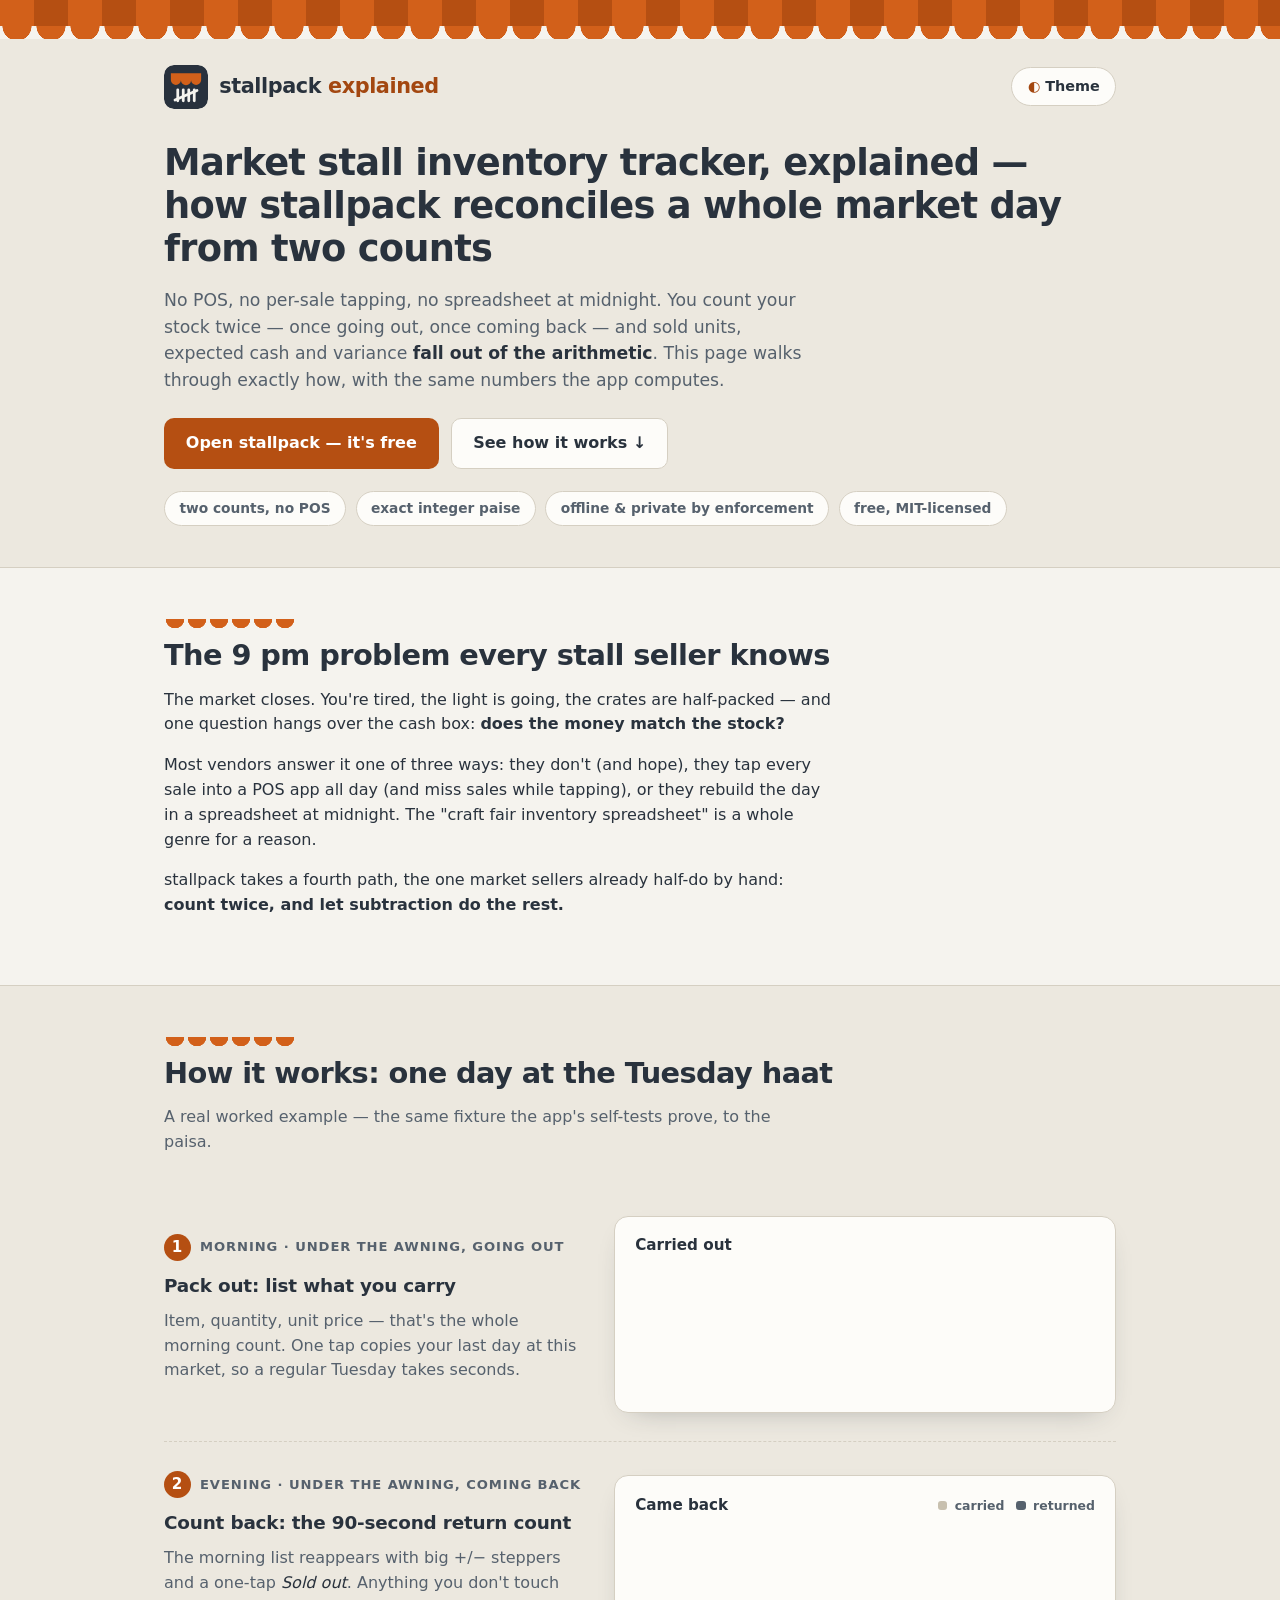
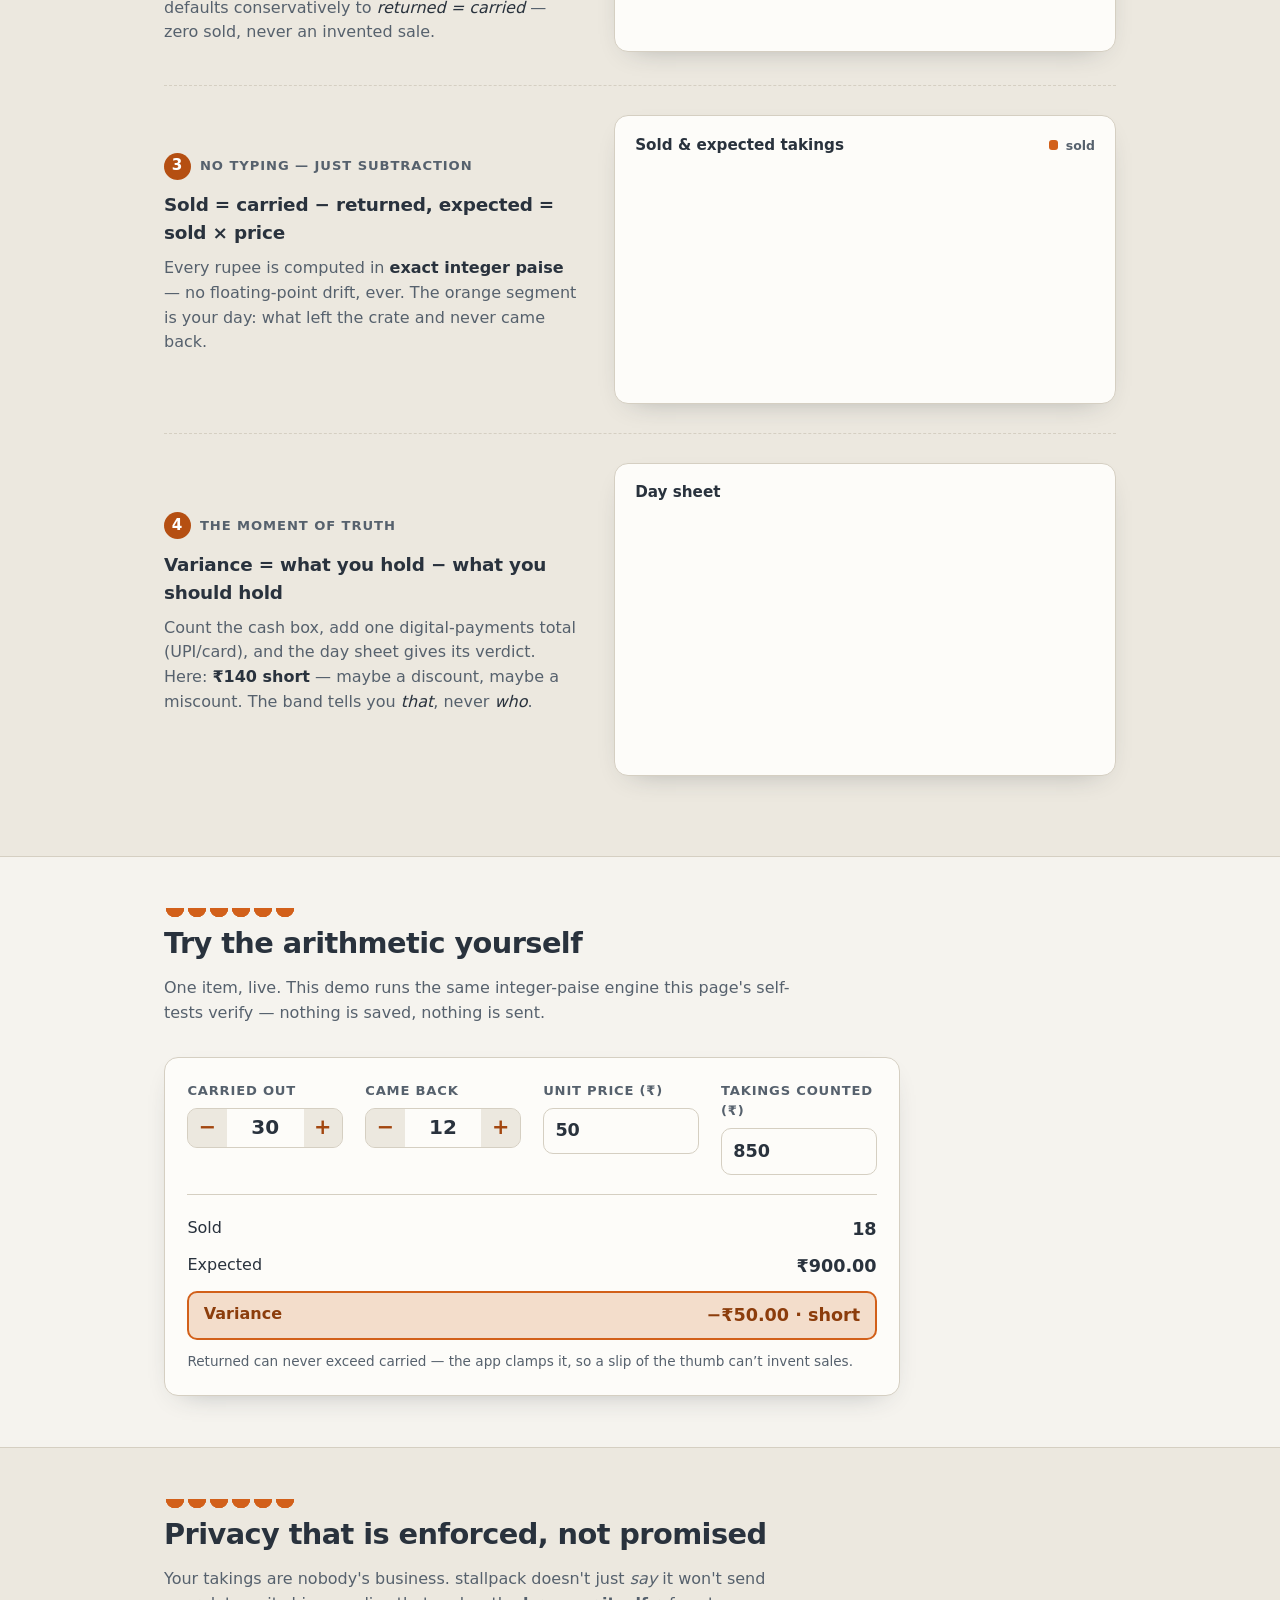
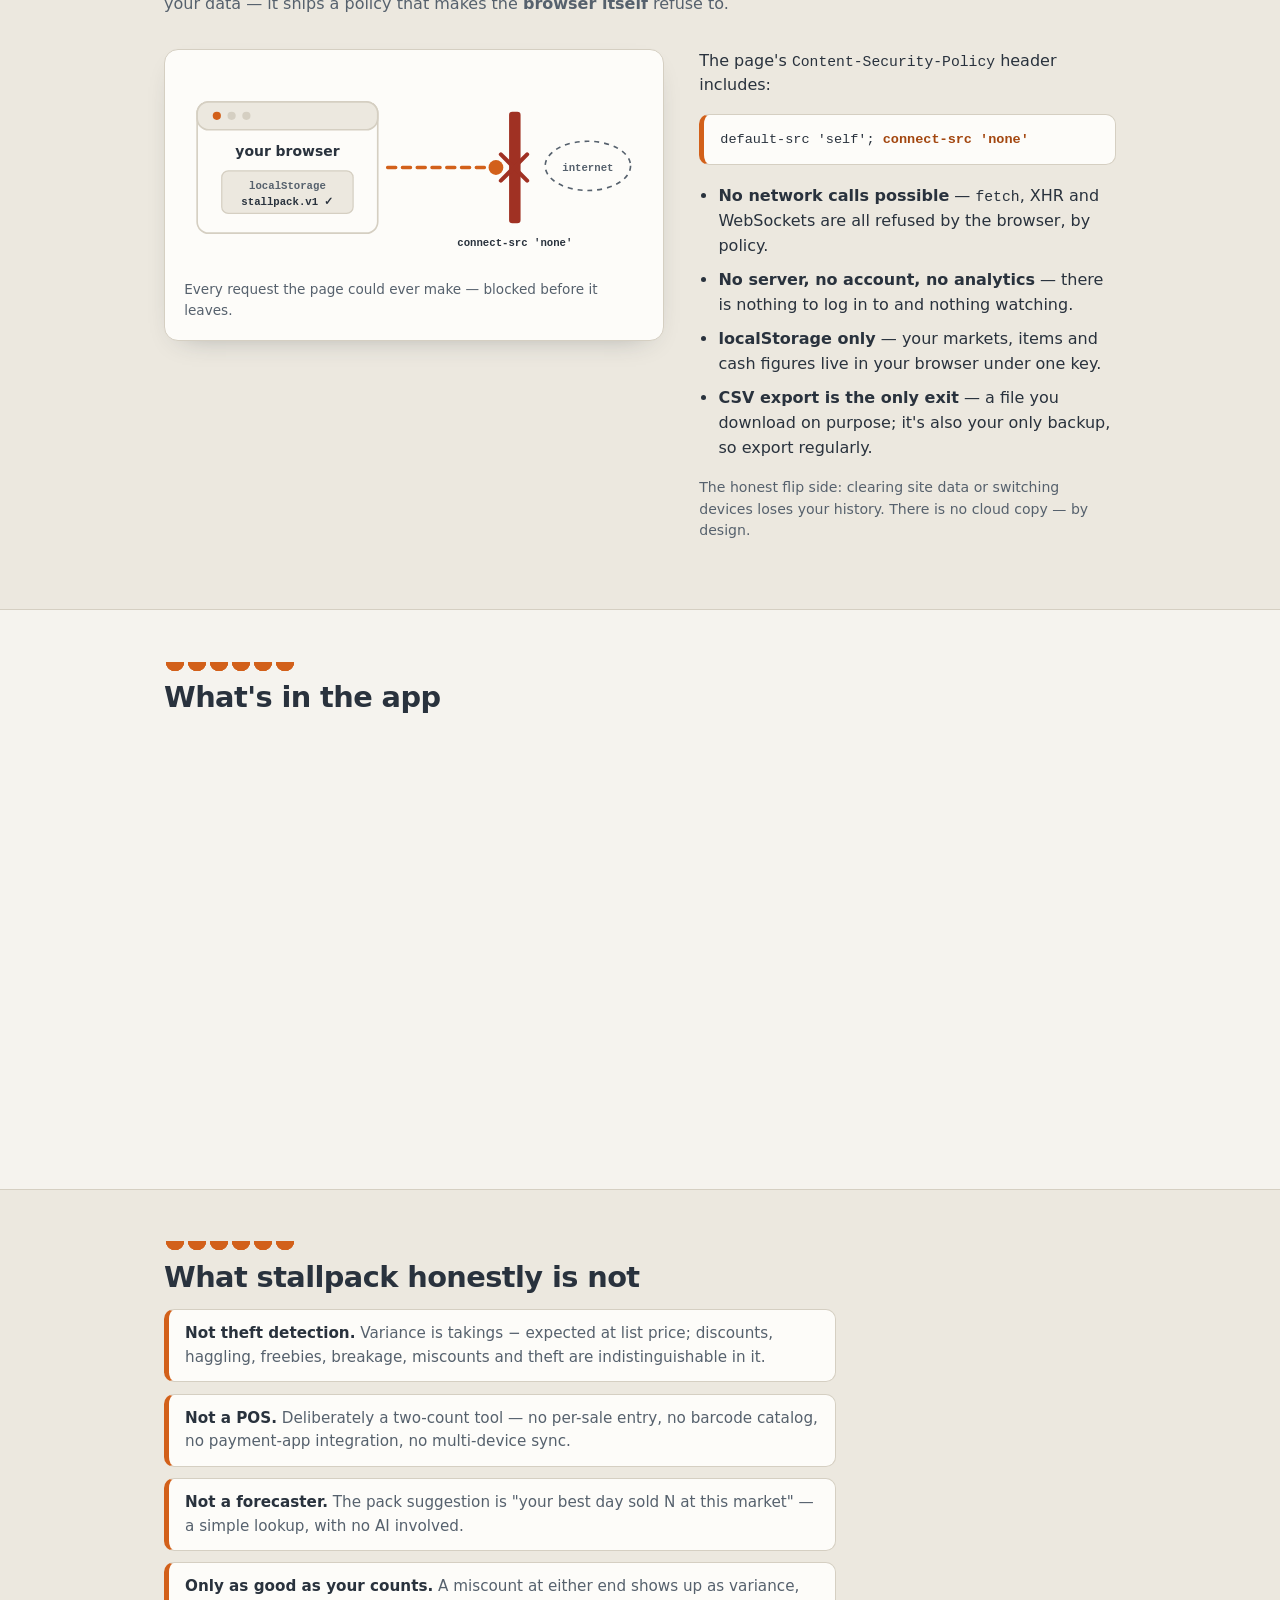
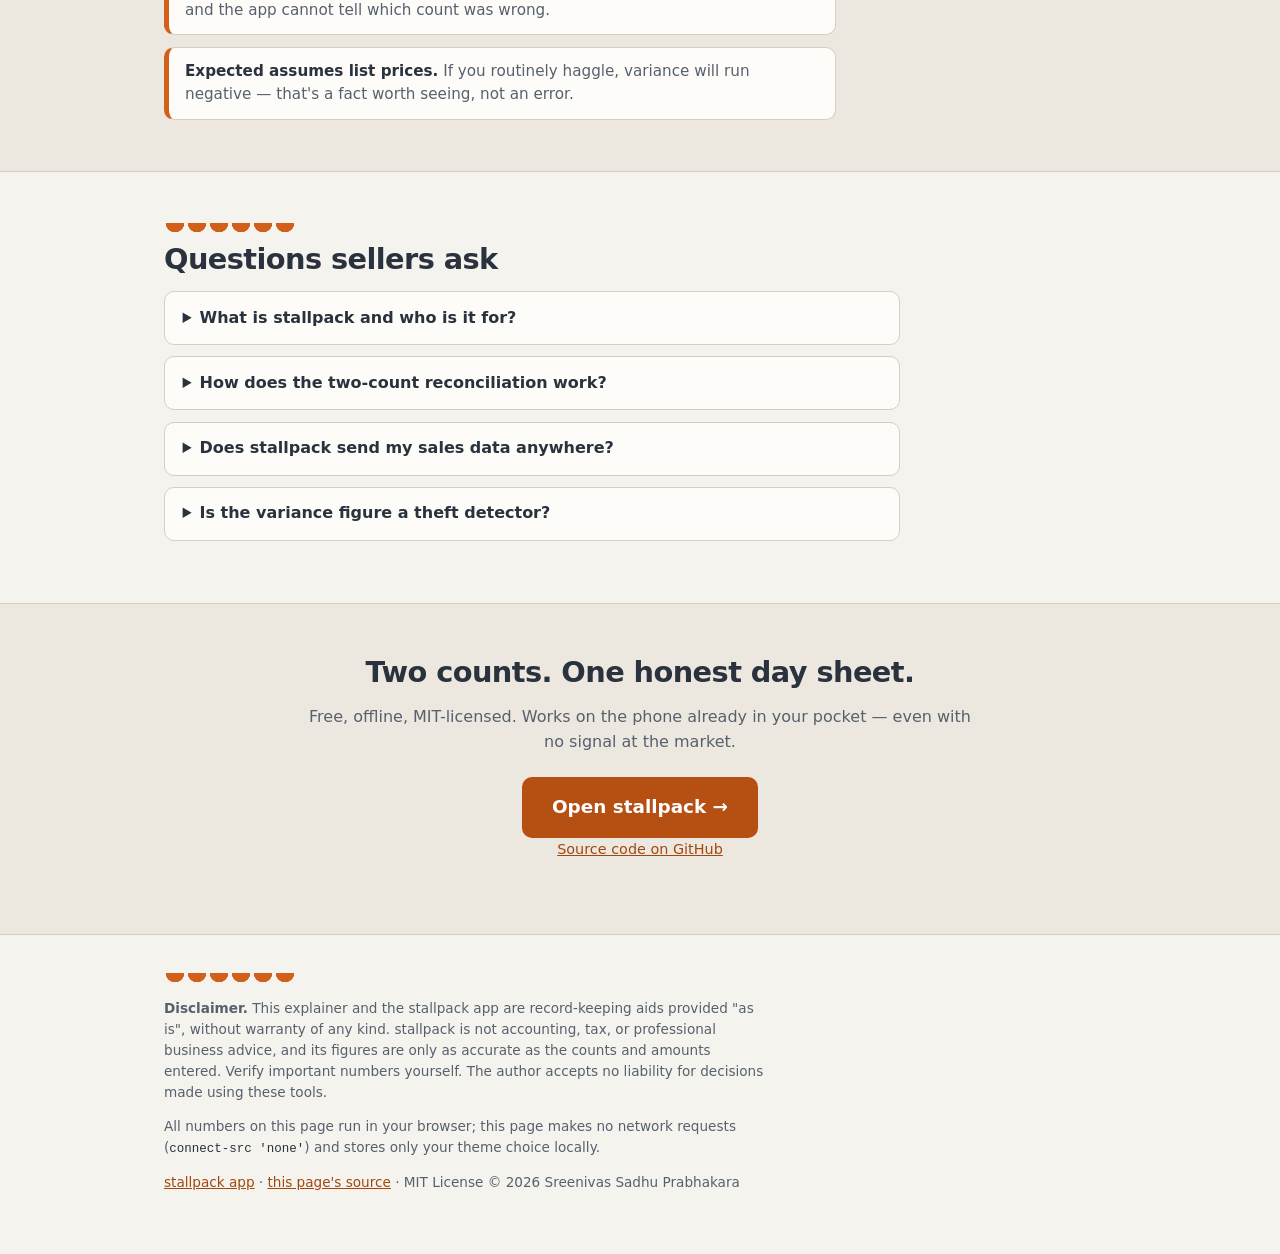
<file: index.html>
<!doctype html>
<html lang="en">
<head>
  <meta charset="utf-8">
  <meta name="viewport" content="width=device-width, initial-scale=1">
  <meta http-equiv="Content-Security-Policy" content="default-src 'self'; connect-src 'none'; img-src 'self' data:; base-uri 'none'; form-action 'none'; frame-ancestors 'none'; object-src 'none'">
  <title>stallpack explained — how the market stall inventory tracker works</title>
  <meta name="description" content="How stallpack, the market stall &amp; craft fair inventory tracker, turns two physical counts into sold units, expected cash and variance — an animated walkthrough of the arithmetic and the enforced privacy.">
  <meta name="color-scheme" content="light dark">
  <link rel="canonical" href="https://sreenivas-sadhu-prabhakara.github.io/stallpack-explained/">
  <meta name="robots" content="index, follow, max-image-preview:large">
  <meta name="author" content="Sreenivas Sadhu Prabhakara">
  <meta name="keywords" content="how stallpack works, market stall inventory tracker, craft fair inventory, stock reconciliation, pack out count back, cash variance explained, street market vendor app, haat vendor, offline inventory app, sell-through">
  <meta name="theme-color" content="#1E2630" media="(prefers-color-scheme: dark)">
  <meta name="theme-color" content="#F5F3EE" media="(prefers-color-scheme: light)">

  <!-- Open Graph -->
  <meta property="og:type" content="website">
  <meta property="og:site_name" content="stallpack explained">
  <meta property="og:title" content="stallpack explained — how the market stall inventory tracker works">
  <meta property="og:description" content="Two physical counts. Three lines of arithmetic. An animated walkthrough of how stallpack reconciles a market day — and why your sales data cannot leave the browser.">
  <meta property="og:url" content="https://sreenivas-sadhu-prabhakara.github.io/stallpack-explained/">
  <meta property="og:locale" content="en_IN">
  <meta property="og:image" content="https://sreenivas-sadhu-prabhakara.github.io/stallpack-explained/og-image.png">
  <meta property="og:image:width" content="1200">
  <meta property="og:image:height" content="630">
  <meta property="og:image:alt" content="stallpack explained — two counts in, a reconciled day out">

  <!-- Twitter -->
  <meta name="twitter:card" content="summary_large_image">
  <meta name="twitter:title" content="stallpack explained — how the market stall inventory tracker works">
  <meta name="twitter:description" content="Two physical counts. Three lines of arithmetic. How stallpack reconciles a market day — and why your sales data cannot leave the browser.">
  <meta name="twitter:image" content="https://sreenivas-sadhu-prabhakara.github.io/stallpack-explained/og-image.png">
  <meta name="twitter:image:alt" content="stallpack explained — two counts in, a reconciled day out">

  <link rel="stylesheet" href="styles.css">
  <link rel="icon" href="favicon.svg" type="image/svg+xml">
  <link rel="apple-touch-icon" href="apple-touch-icon.png">
  <link rel="manifest" href="manifest.webmanifest">

  <!-- Structured data (data blocks; not executable script) -->
  <script type="application/ld+json">
  {
    "@context": "https://schema.org",
    "@type": "WebApplication",
    "name": "stallpack explained",
    "description": "An animated explainer for stallpack, the free market stall and craft fair inventory tracker: how two physical counts become sold units, expected takings and cash variance, and how a strict Content-Security-Policy keeps every figure in the vendor's own browser.",
    "url": "https://sreenivas-sadhu-prabhakara.github.io/stallpack-explained/",
    "applicationCategory": "BusinessApplication",
    "operatingSystem": "Any (modern web browser)",
    "browserRequirements": "Requires a modern web browser with JavaScript enabled.",
    "isAccessibleForFree": true,
    "offers": { "@type": "Offer", "price": "0", "priceCurrency": "INR" },
    "license": "https://opensource.org/licenses/MIT",
    "author": { "@type": "Person", "name": "Sreenivas Sadhu Prabhakara" },
    "softwareVersion": "0.1.0",
    "featureList": [
      "Animated walkthrough of the two-count reconciliation",
      "Interactive one-item demo in exact integer paise",
      "Plain-language explanation of the connect-src 'none' privacy guarantee",
      "Feature tour of the live stallpack app",
      "Honest-limits section: variance is arithmetic, not theft detection",
      "Works fully offline; no account, no tracking"
    ]
  }
  </script>
  <script type="application/ld+json">
  {
    "@context": "https://schema.org",
    "@type": "FAQPage",
    "mainEntity": [
      {
        "@type": "Question",
        "name": "What is stallpack and who is it for?",
        "acceptedAnswer": {
          "@type": "Answer",
          "text": "stallpack is a free market stall and craft fair inventory tracker for weekly-haat and street-market vendors, flea-market, craft-fair and pop-up sellers. You count what you carry out in the morning and what comes back in the evening; the app computes sold units, expected takings and cash variance from those two counts."
        }
      },
      {
        "@type": "Question",
        "name": "How does the two-count reconciliation work?",
        "acceptedAnswer": {
          "@type": "Answer",
          "text": "Three lines of arithmetic, all in exact integer paise: sold = carried − returned per item; expected takings = the sum of sold × list price; variance = (cash in box + digital payments) − expected. A miscount at either end shows up as variance — the app cannot tell which count was wrong."
        }
      },
      {
        "@type": "Question",
        "name": "Does stallpack send my sales data anywhere?",
        "acceptedAnswer": {
          "@type": "Answer",
          "text": "No — and not just as a promise. The page ships a Content-Security-Policy with connect-src 'none', which makes the browser itself block every network request the page could attempt. There is no server, no account and no analytics; everything lives in your browser's localStorage, and CSV export is the only way data leaves the app."
        }
      },
      {
        "@type": "Question",
        "name": "Is the variance figure a theft detector?",
        "acceptedAnswer": {
          "@type": "Answer",
          "text": "No. Variance is pure arithmetic: actual takings minus expected takings at list price. Discounts, haggling, freebies, breakage, miscounts and theft are indistinguishable in it, and the app's verdict band says so explicitly and never accuses anyone."
        }
      }
    ]
  }
  </script>
</head>
<body>
  <a class="skip-link" href="#main">Skip to content</a>

  <div class="awning" aria-hidden="true"></div>
  <div class="awning-edge" aria-hidden="true"></div>

  <header class="hero">
    <div class="hero-inner">
      <div class="topbar">
        <div class="brand">
          <svg class="brand-mark" viewBox="0 0 32 32" aria-hidden="true">
            <rect width="32" height="32" rx="7" fill="#28313D"/>
            <path d="M5 6h22v5a3.67 3.67 0 0 1-7.33 0 3.67 3.67 0 0 1-7.34 0A3.67 3.67 0 0 1 5 11z" fill="#D2601A"/>
            <g stroke="#F5F3EE" stroke-width="2" stroke-linecap="round">
              <path d="M10 18v8"/><path d="M14 18v8"/><path d="M18 18v8"/><path d="M22 18v8"/>
              <path d="M8 25.5 24 18.5"/>
            </g>
          </svg>
          <span class="brand-name">stallpack <em>explained</em></span>
        </div>
        <button type="button" id="theme-toggle" class="theme-toggle" aria-pressed="false">
          <span class="theme-toggle-icon" aria-hidden="true">◐</span> Theme
        </button>
      </div>

      <h1>Market stall inventory tracker, explained — how stallpack reconciles a whole market day from two counts</h1>
      <p class="lede">
        No POS, no per-sale tapping, no spreadsheet at midnight. You count your stock twice —
        once going out, once coming back — and sold units, expected cash and variance
        <strong>fall out of the arithmetic</strong>. This page walks through exactly how,
        with the same numbers the app computes.
      </p>
      <div class="hero-actions">
        <a class="btn btn-primary" href="https://sreenivas-sadhu-prabhakara.github.io/stallpack/">Open stallpack — it's free</a>
        <a class="btn btn-ghost" href="#how">See how it works ↓</a>
      </div>
      <ul class="hero-chips">
        <li>two counts, no POS</li>
        <li>exact integer paise</li>
        <li>offline &amp; private by enforcement</li>
        <li>free, MIT-licensed</li>
      </ul>
    </div>
  </header>

  <main id="main">

    <!-- ============ THE PROBLEM ============ -->
    <section class="section" id="problem" aria-labelledby="problem-h">
      <div class="section-inner">
        <span class="scallop-divider" aria-hidden="true"></span>
        <h2 id="problem-h">The 9&nbsp;pm problem every stall seller knows</h2>
        <div class="prose">
          <p>
            The market closes. You're tired, the light is going, the crates are half-packed —
            and one question hangs over the cash box: <strong>does the money match the stock?</strong>
          </p>
          <p>
            Most vendors answer it one of three ways: they don't (and hope), they tap every sale
            into a POS app all day (and miss sales while tapping), or they rebuild the day in a
            spreadsheet at midnight. The "craft fair inventory spreadsheet" is a whole genre for a reason.
          </p>
          <p>
            stallpack takes a fourth path, the one market sellers already half-do by hand:
            <strong>count twice, and let subtraction do the rest.</strong>
          </p>
        </div>
      </div>
    </section>

    <!-- ============ HOW IT WORKS — ANIMATED ============ -->
    <section class="section section-alt" id="how" aria-labelledby="how-h">
      <div class="section-inner">
        <span class="scallop-divider" aria-hidden="true"></span>
        <h2 id="how-h">How it works: one day at the Tuesday haat</h2>
        <p class="section-lede">A real worked example — the same fixture the app's self-tests prove, to the paisa.</p>

        <!-- Stage 1: morning -->
        <article class="stage anim" aria-labelledby="stage1-h">
          <div class="stage-copy">
            <p class="stage-kicker"><span class="stage-num">1</span> Morning · under the awning, going out</p>
            <h3 id="stage1-h">Pack out: list what you carry</h3>
            <p>Item, quantity, unit price — that's the whole morning count. One tap copies your
            last day at this market, so a regular Tuesday takes seconds.</p>
          </div>
          <figure class="stage-fig">
            <figcaption class="fig-title">Carried out</figcaption>
            <div class="tally-rows">
              <div class="trow s1">
                <span class="tname">Glass bangles <small>₹50</small></span>
                <span class="tbar"><span class="bar bar-carried w100"></span></span>
                <span class="tnum num">30</span>
              </div>
              <div class="trow s2">
                <span class="tname">Jhumka earrings <small>₹120</small></span>
                <span class="tbar"><span class="bar bar-carried w80"></span></span>
                <span class="tnum num">24</span>
              </div>
              <div class="trow s3">
                <span class="tname">Cotton scarves <small>₹35</small></span>
                <span class="tbar"><span class="bar bar-carried w33"></span></span>
                <span class="tnum num">10</span>
              </div>
            </div>
          </figure>
        </article>

        <!-- Stage 2: evening -->
        <article class="stage anim" aria-labelledby="stage2-h">
          <div class="stage-copy">
            <p class="stage-kicker"><span class="stage-num">2</span> Evening · under the awning, coming back</p>
            <h3 id="stage2-h">Count back: the 90-second return count</h3>
            <p>The morning list reappears with big +/− steppers and a one-tap
            <em>Sold out</em>. Anything you don't touch defaults conservatively to
            <em>returned&nbsp;=&nbsp;carried</em> — zero sold, never an invented sale.</p>
          </div>
          <figure class="stage-fig">
            <figcaption class="fig-title">Came back <span class="legend"><i class="sw sw-carried"></i> carried <i class="sw sw-returned"></i> returned</span></figcaption>
            <div class="tally-rows">
              <div class="trow s1">
                <span class="tname">Glass bangles</span>
                <span class="tbar"><span class="bar bar-carried w100"></span><span class="bar bar-returned w40"></span></span>
                <span class="tnum num">12 <small>of 30</small></span>
              </div>
              <div class="trow s2">
                <span class="tname">Jhumka earrings</span>
                <span class="tbar"><span class="bar bar-carried w80"></span><span class="bar bar-returned w30"></span></span>
                <span class="tnum num">9 <small>of 24</small></span>
              </div>
              <div class="trow s3">
                <span class="tname">Cotton scarves</span>
                <span class="tbar"><span class="bar bar-carried w33"></span><span class="bar bar-returned w33"></span></span>
                <span class="tnum num">10 <small>of 10</small></span>
              </div>
            </div>
          </figure>
        </article>

        <!-- Stage 3: subtraction -->
        <article class="stage anim" aria-labelledby="stage3-h">
          <div class="stage-copy">
            <p class="stage-kicker"><span class="stage-num">3</span> No typing — just subtraction</p>
            <h3 id="stage3-h">Sold = carried − returned, expected = sold × price</h3>
            <p>Every rupee is computed in <strong>exact integer paise</strong> — no floating-point
            drift, ever. The orange segment is your day: what left the crate and never came back.</p>
          </div>
          <figure class="stage-fig">
            <figcaption class="fig-title">Sold &amp; expected takings <span class="legend"><i class="sw sw-sold"></i> sold</span></figcaption>
            <div class="tally-rows">
              <div class="trow s1">
                <span class="tname">Glass bangles</span>
                <span class="tbar"><span class="bar bar-returned dim w40"></span><span class="bar bar-sold l40 w60"></span></span>
                <span class="tnum num">18 × ₹50 = <strong>₹900.00</strong></span>
              </div>
              <div class="trow s2">
                <span class="tname">Jhumka earrings</span>
                <span class="tbar"><span class="bar bar-returned dim w30"></span><span class="bar bar-sold l30 w50"></span></span>
                <span class="tnum num">15 × ₹120 = <strong>₹1,800.00</strong></span>
              </div>
              <div class="trow s3">
                <span class="tname">Cotton scarves</span>
                <span class="tbar"><span class="bar bar-returned dim w33"></span></span>
                <span class="tnum num">0 × ₹35 = <strong>₹0.00</strong></span>
              </div>
              <div class="trow trow-total s4">
                <span class="tname">Expected takings</span>
                <span class="tbar"></span>
                <span class="tnum num"><strong class="big">₹2,700.00</strong></span>
              </div>
            </div>
          </figure>
        </article>

        <!-- Stage 4: variance -->
        <article class="stage anim" aria-labelledby="stage4-h">
          <div class="stage-copy">
            <p class="stage-kicker"><span class="stage-num">4</span> The moment of truth</p>
            <h3 id="stage4-h">Variance = what you hold − what you should hold</h3>
            <p>Count the cash box, add one digital-payments total (UPI/card), and the day sheet
            gives its verdict. Here: <strong>₹140 short</strong> — maybe a discount, maybe a
            miscount. The band tells you <em>that</em>, never <em>who</em>.</p>
          </div>
          <figure class="stage-fig">
            <figcaption class="fig-title">Day sheet</figcaption>
            <div class="sheet">
              <div class="srow s1"><span>Expected at list price</span><span class="num">₹2,700.00</span></div>
              <div class="srow s2"><span>Cash in box</span><span class="num">₹2,100.00</span></div>
              <div class="srow s3"><span>Digital (UPI/card)</span><span class="num">₹460.00</span></div>
              <div class="verdict s4" role="note">
                <span class="verdict-flag">▼ SHORT</span>
                <span class="verdict-amt num">−₹140.00</span>
              </div>
              <p class="verdict-caption s5">Variance is arithmetic — discounts, haggling, freebies,
              miscounts and loss all look the same here. <strong>This is not theft detection.</strong></p>
            </div>
          </figure>
        </article>
      </div>
    </section>

    <!-- ============ TRY IT ============ -->
    <section class="section" id="try" aria-labelledby="try-h">
      <div class="section-inner">
        <span class="scallop-divider" aria-hidden="true"></span>
        <h2 id="try-h">Try the arithmetic yourself</h2>
        <p class="section-lede">One item, live. This demo runs the same integer-paise engine this page's
        self-tests verify — nothing is saved, nothing is sent.</p>

        <div class="demo card">
          <div class="demo-grid">
            <div class="demo-field">
              <label for="d-carried">Carried out</label>
              <div class="stepper">
                <button type="button" class="step-btn" data-step="carried" data-delta="-1" aria-label="Decrease carried">−</button>
                <output id="d-carried" class="num" aria-live="off">30</output>
                <button type="button" class="step-btn" data-step="carried" data-delta="1" aria-label="Increase carried">+</button>
              </div>
            </div>
            <div class="demo-field">
              <label for="d-returned">Came back</label>
              <div class="stepper">
                <button type="button" class="step-btn" data-step="returned" data-delta="-1" aria-label="Decrease returned">−</button>
                <output id="d-returned" class="num" aria-live="off">12</output>
                <button type="button" class="step-btn" data-step="returned" data-delta="1" aria-label="Increase returned">+</button>
              </div>
            </div>
            <div class="demo-field">
              <label for="d-price">Unit price (₹)</label>
              <input id="d-price" type="text" inputmode="decimal" value="50" autocomplete="off">
            </div>
            <div class="demo-field">
              <label for="d-takings">Takings counted (₹)</label>
              <input id="d-takings" type="text" inputmode="decimal" value="850" autocomplete="off">
            </div>
          </div>
          <div class="demo-out" aria-live="polite">
            <div class="demo-line"><span>Sold</span><strong id="o-sold" class="num">18</strong></div>
            <div class="demo-line"><span>Expected</span><strong id="o-expected" class="num">₹900.00</strong></div>
            <div class="demo-line demo-verdict" id="o-verdict-wrap">
              <span>Variance</span><strong id="o-variance" class="num">−₹50.00 · short</strong>
            </div>
            <p class="demo-note" id="o-note">Returned can never exceed carried — the app clamps it, so a slip of the thumb can't invent sales.</p>
          </div>
        </div>
      </div>
    </section>

    <!-- ============ PRIVACY ============ -->
    <section class="section section-alt" id="privacy" aria-labelledby="privacy-h">
      <div class="section-inner">
        <span class="scallop-divider" aria-hidden="true"></span>
        <h2 id="privacy-h">Privacy that is enforced, not promised</h2>
        <p class="section-lede">Your takings are nobody's business. stallpack doesn't just <em>say</em> it
        won't send your data — it ships a policy that makes the <strong>browser itself</strong> refuse to.</p>

        <div class="privacy-wrap">
          <figure class="privacy-fig anim" aria-labelledby="privacy-fig-cap">
            <svg viewBox="0 0 560 240" role="img" aria-label="Diagram: a request from the stallpack page toward the internet is stopped at a wall labelled connect-src none; data stays in the browser's local storage.">
              <!-- browser -->
              <rect x="16" y="40" width="220" height="160" rx="14" fill="var(--surface)" stroke="var(--line)" stroke-width="2"/>
              <rect x="16" y="40" width="220" height="34" rx="14" fill="var(--surface2)" stroke="var(--line)" stroke-width="2"/>
              <circle cx="40" cy="57" r="5" fill="var(--awning)"/>
              <circle cx="58" cy="57" r="5" fill="var(--line)"/>
              <circle cx="76" cy="57" r="5" fill="var(--line)"/>
              <text x="126" y="106" class="svg-label" text-anchor="middle">your browser</text>
              <rect x="46" y="124" width="160" height="52" rx="8" fill="var(--surface2)" stroke="var(--line)" stroke-width="1.5"/>
              <text x="126" y="146" class="svg-small" text-anchor="middle">localStorage</text>
              <text x="126" y="166" class="svg-small svg-strong" text-anchor="middle">stallpack.v1 ✓</text>
              <!-- the attempted request -->
              <g class="req">
                <line x1="248" y1="120" x2="380" y2="120" stroke="var(--awning)" stroke-width="4" stroke-linecap="round" stroke-dasharray="10 8" class="req-line"/>
                <circle cx="380" cy="120" r="9" fill="var(--awning)" class="req-dot"/>
              </g>
              <!-- the CSP wall -->
              <rect x="396" y="52" width="14" height="136" rx="4" fill="var(--danger)"/>
              <text x="403" y="216" class="svg-small svg-strong" text-anchor="middle">connect-src 'none'</text>
              <g class="blocked-x">
                <line x1="386" y1="104" x2="418" y2="136" stroke="var(--danger)" stroke-width="5" stroke-linecap="round"/>
                <line x1="418" y1="104" x2="386" y2="136" stroke="var(--danger)" stroke-width="5" stroke-linecap="round"/>
              </g>
              <!-- the internet, unreachable -->
              <g class="cloud">
                <ellipse cx="492" cy="118" rx="52" ry="30" fill="none" stroke="var(--muted)" stroke-width="2" stroke-dasharray="6 6"/>
                <text x="492" y="124" class="svg-small" text-anchor="middle">internet</text>
              </g>
            </svg>
            <figcaption id="privacy-fig-cap" class="fig-caption">Every request the page could ever make — blocked before it leaves.</figcaption>
          </figure>

          <div class="prose">
            <p>The page's <code>Content-Security-Policy</code> header includes:</p>
            <pre class="csp-block"><code>default-src 'self'; <strong>connect-src 'none'</strong></code></pre>
            <ul class="check-list">
              <li><strong>No network calls possible</strong> — <code>fetch</code>, XHR and WebSockets are all refused by the browser, by policy.</li>
              <li><strong>No server, no account, no analytics</strong> — there is nothing to log in to and nothing watching.</li>
              <li><strong>localStorage only</strong> — your markets, items and cash figures live in your browser under one key.</li>
              <li><strong>CSV export is the only exit</strong> — a file you download on purpose; it's also your only backup, so export regularly.</li>
            </ul>
            <p class="fineprint">The honest flip side: clearing site data or switching devices loses your history. There is no cloud copy — by design.</p>
          </div>
        </div>
      </div>
    </section>

    <!-- ============ FEATURES ============ -->
    <section class="section" id="features" aria-labelledby="features-h">
      <div class="section-inner">
        <span class="scallop-divider" aria-hidden="true"></span>
        <h2 id="features-h">What's in the app</h2>
        <div class="feature-grid">
          <article class="card feat">
            <h3>Markets directory</h3>
            <p>Name your recurring markets — "Tuesday haat", "Sunday craft fair". Every day record is tagged to one, so history compares like with like.</p>
          </article>
          <article class="card feat">
            <h3>Copy last day</h3>
            <p>One tap pre-fills today's pack list from your last day at that market. Regulars pack out in seconds.</p>
          </article>
          <article class="card feat">
            <h3>90-second return count</h3>
            <p>Big steppers, one-tap "Sold out", a progress strip — and untouched items default to zero sold, never a guess.</p>
          </article>
          <article class="card feat">
            <h3>Per-market history</h3>
            <p>Sold-per-day, sell-through %, and a "best day sold N" badge used as the suggested pack quantity next time. A history lookup — not forecasting, and no AI anywhere.</p>
          </article>
          <article class="card feat">
            <h3>Print &amp; CSV</h3>
            <p>A pack checklist to tick while loading, a printable day sheet, and RFC 4180 CSV export — the one way data leaves, and your backup.</p>
          </article>
          <article class="card feat">
            <h3>Money done right</h3>
            <p>Integer paise everywhere, Indian digit grouping (₹1,23,456.75), display-only $/€/£ option, prices validated to 2 decimals.</p>
          </article>
        </div>
      </div>
    </section>

    <!-- ============ HONEST LIMITS ============ -->
    <section class="section section-alt" id="limits" aria-labelledby="limits-h">
      <div class="section-inner">
        <span class="scallop-divider" aria-hidden="true"></span>
        <h2 id="limits-h">What stallpack honestly is not</h2>
        <ul class="limits-list">
          <li><strong>Not theft detection.</strong> Variance is takings − expected at list price; discounts, haggling, freebies, breakage, miscounts and theft are indistinguishable in it.</li>
          <li><strong>Not a POS.</strong> Deliberately a two-count tool — no per-sale entry, no barcode catalog, no payment-app integration, no multi-device sync.</li>
          <li><strong>Not a forecaster.</strong> The pack suggestion is "your best day sold N at this market" — a simple lookup, with no AI involved.</li>
          <li><strong>Only as good as your counts.</strong> A miscount at either end shows up as variance, and the app cannot tell which count was wrong.</li>
          <li><strong>Expected assumes list prices.</strong> If you routinely haggle, variance will run negative — that's a fact worth seeing, not an error.</li>
        </ul>
      </div>
    </section>

    <!-- ============ FAQ ============ -->
    <section class="section" id="faq" aria-labelledby="faq-h">
      <div class="section-inner">
        <span class="scallop-divider" aria-hidden="true"></span>
        <h2 id="faq-h">Questions sellers ask</h2>
        <details class="faq-item">
          <summary>What is stallpack and who is it for?</summary>
          <p>A free market stall &amp; craft fair inventory tracker for weekly-haat and street-market vendors, flea-market, craft-fair and pop-up sellers. You count going out and coming back; the app computes sold, expected takings and variance from those two counts.</p>
        </details>
        <details class="faq-item">
          <summary>How does the two-count reconciliation work?</summary>
          <p>Three lines of arithmetic in exact integer paise: sold = carried − returned per item; expected = Σ sold × list price; variance = (cash + digital payments) − expected. A miscount at either end shows up as variance.</p>
        </details>
        <details class="faq-item">
          <summary>Does stallpack send my sales data anywhere?</summary>
          <p>No — and it can't. The page's Content-Security-Policy sets <code>connect-src 'none'</code>, so the browser itself blocks every network request. No server, no account, no analytics; localStorage only, CSV export the only exit.</p>
        </details>
        <details class="faq-item">
          <summary>Is the variance figure a theft detector?</summary>
          <p>No. It's pure arithmetic, and the verdict band says so explicitly — discounts, haggling, freebies, breakage, miscounts and theft all look identical in it. It never accuses.</p>
        </details>
      </div>
    </section>

    <!-- ============ CTA ============ -->
    <section class="section cta-section" id="cta" aria-labelledby="cta-h">
      <div class="section-inner cta-inner">
        <h2 id="cta-h">Two counts. One honest day sheet.</h2>
        <p>Free, offline, MIT-licensed. Works on the phone already in your pocket — even with no signal at the market.</p>
        <a class="btn btn-primary btn-big" href="https://sreenivas-sadhu-prabhakara.github.io/stallpack/">Open stallpack →</a>
        <p class="cta-sub"><a href="https://github.com/Sreenivas-Sadhu-Prabhakara/stallpack">Source code on GitHub</a></p>
      </div>
    </section>
  </main>

  <footer class="site-footer">
    <div class="section-inner">
      <div class="awning-mini" aria-hidden="true"></div>
      <p><strong>Disclaimer.</strong> This explainer and the stallpack app are record-keeping aids provided
      "as is", without warranty of any kind. stallpack is not accounting, tax, or professional business
      advice, and its figures are only as accurate as the counts and amounts entered. Verify important
      numbers yourself. The author accepts no liability for decisions made using these tools.</p>
      <p>All numbers on this page run in your browser; this page makes no network requests
      (<code>connect-src 'none'</code>) and stores only your theme choice locally.</p>
      <p><a href="https://sreenivas-sadhu-prabhakara.github.io/stallpack/">stallpack app</a> ·
        <a href="https://github.com/Sreenivas-Sadhu-Prabhakara/stallpack-explained">this page's source</a> ·
        MIT License © 2026 Sreenivas Sadhu Prabhakara</p>
    </div>
  </footer>

  <script src="data/reconcile.js"></script>
  <script src="app.js"></script>
</body>
</html>
</file>
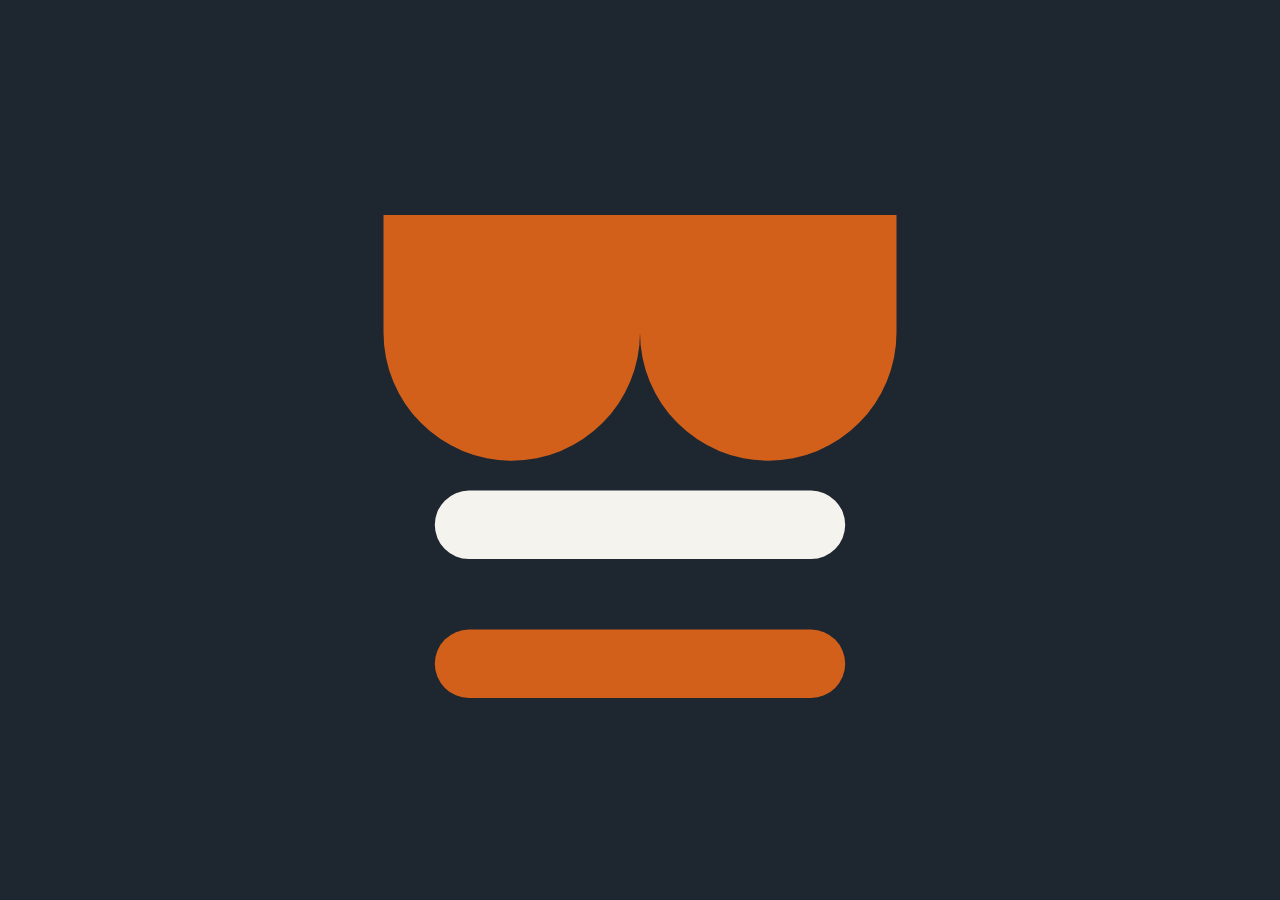
<file: assets/icon.html>
<!doctype html>
<html lang="en">
<head>
<meta charset="utf-8">
<style>
  * { box-sizing: border-box; margin: 0; padding: 0; }
  html, body { width: 100%; height: 100%; overflow: hidden; background: #1E2630; }
  body { display: grid; place-items: center; }
  /* 12% safe padding per side — mark fills the middle 76vmin */
  .mark { width: 76vmin; height: 76vmin; display: block; }
</style>
</head>
<body>
  <!-- the awning over the arithmetic: the "explained" family variant of stallpack's icon -->
  <svg class="mark" viewBox="0 0 32 32" aria-hidden="true">
    <path d="M4 5h24v5.5a6 6 0 0 1-12 0 6 6 0 0 1-12 0z" fill="#D2601A"/>
    <g stroke-linecap="round">
      <path d="M8 19.5h16" stroke="#F5F3EE" stroke-width="3.2"/>
      <path d="M8 26h16" stroke="#D2601A" stroke-width="3.2"/>
    </g>
  </svg>
</body>
</html>
</file>
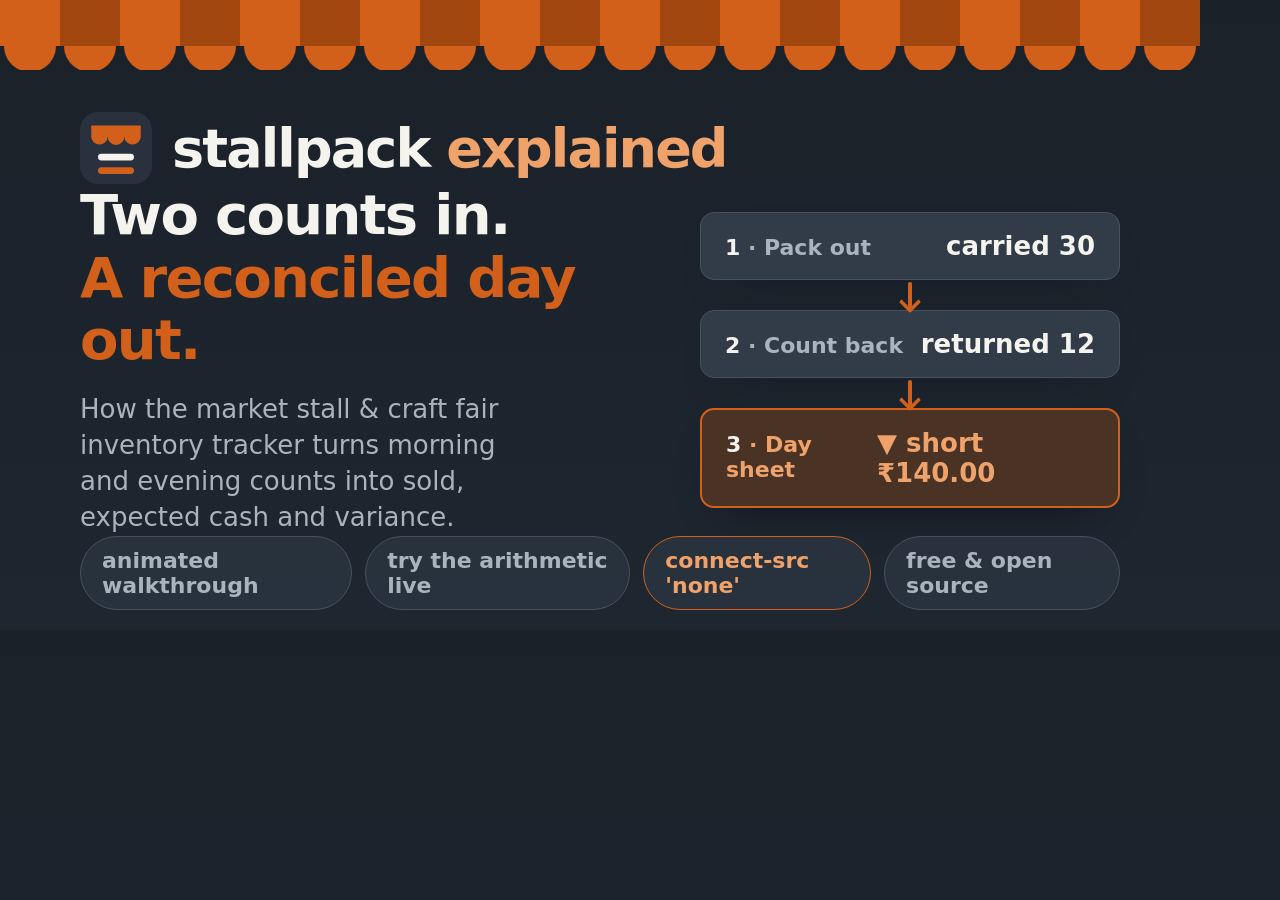
<file: assets/og.html>
<!doctype html>
<html lang="en">
<head>
<meta charset="utf-8">
<style>
  :root {
    --bg: #1E2630;
    --surface: #323C49;
    --surface2: #28313D;
    --line: #46525F;
    --chalk: #F5F3EE;
    --mist: #AAB4BF;
    --awning: #D2601A;
    --awning2: #A34710;
    --warm: #F0A26B;
    --sans: system-ui, -apple-system, "Segoe UI", Roboto, Helvetica, Arial, sans-serif;
  }
  * { box-sizing: border-box; margin: 0; padding: 0; }
  html, body { width: 1200px; height: 630px; overflow: hidden; }
  body {
    position: relative;
    background: linear-gradient(180deg, #1a2129 0%, #1E2630 100%);
    font-family: var(--sans);
    color: var(--chalk);
    -webkit-font-smoothing: antialiased;
  }
  /* the scalloped stall awning — the stallpack family signature */
  .awning {
    height: 46px;
    background: repeating-linear-gradient(90deg, var(--awning) 0 60px, var(--awning2) 60px 120px);
  }
  .awning-edge {
    height: 24px;
    background-image: radial-gradient(circle at 50% 0, var(--awning) 66%, transparent 69%);
    background-size: 60px 24px;
    background-repeat: repeat-x;
  }
  .frame {
    position: absolute; inset: 70px 0 0 0;
    padding: 42px 80px 58px;
    display: flex; flex-direction: column; justify-content: space-between;
  }
  .brand { display: flex; align-items: center; gap: 20px; }
  .mark { width: 72px; height: 72px; border-radius: 18px; }
  .wordmark { font-size: 54px; font-weight: 800; letter-spacing: -0.035em; }
  .wordmark em { font-style: normal; font-weight: 650; color: var(--warm); }
  .cols { display: flex; align-items: center; gap: 52px; }
  .headline { flex: 1; }
  .headline h1 {
    font-size: 56px; font-weight: 800; letter-spacing: -0.03em; line-height: 1.12;
  }
  .headline h1 .go { color: var(--awning); }
  .headline p {
    margin-top: 20px; font-size: 26px; font-weight: 500;
    color: var(--mist); line-height: 1.38; max-width: 28ch;
  }
  /* the three-step flow — the explainer's own take on the family tally */
  .flow { width: 420px; display: flex; flex-direction: column; gap: 0; }
  .fcard {
    background: var(--surface);
    border: 1.5px solid var(--line);
    border-radius: 14px;
    padding: 18px 24px;
    font-variant-numeric: tabular-nums;
    box-shadow: 0 20px 48px -30px rgba(0,0,0,0.8);
    display: flex; justify-content: space-between; align-items: baseline;
  }
  .fcard .k { font-size: 22px; font-weight: 650; color: var(--mist); }
  .fcard .k b { color: var(--chalk); font-weight: 800; }
  .fcard .v { font-size: 26px; font-weight: 800; color: var(--chalk); }
  .arrow {
    align-self: center; height: 26px; width: 4px; margin: 2px 0;
    background: var(--awning); border-radius: 2px; position: relative;
  }
  .arrow::after {
    content: ""; position: absolute; left: 50%; bottom: -2px;
    width: 12px; height: 12px; border-right: 4px solid var(--awning);
    border-bottom: 4px solid var(--awning);
    transform: translateX(-50%) rotate(45deg); border-radius: 2px;
  }
  .fcard.verdict {
    background: #4A3325; border: 2px solid var(--awning);
  }
  .fcard.verdict .k, .fcard.verdict .v { color: var(--warm); }
  .chips { display: flex; gap: 13px; }
  .chip {
    border: 1.5px solid var(--line);
    background: rgba(50,60,73,0.55);
    border-radius: 999px;
    padding: 11px 21px;
    font-size: 22px; font-weight: 650; color: var(--mist);
  }
  .chip.hot { border-color: var(--awning); color: var(--warm); }
</style>
</head>
<body>
  <div class="awning"></div>
  <div class="awning-edge"></div>

  <div class="frame">
    <div class="brand">
      <svg class="mark" viewBox="0 0 32 32" aria-hidden="true">
        <rect width="32" height="32" rx="7" fill="#28313D"/>
        <path d="M5 6h22v5a3.67 3.67 0 0 1-7.33 0 3.67 3.67 0 0 1-7.34 0A3.67 3.67 0 0 1 5 11z" fill="#D2601A"/>
        <g stroke-linecap="round">
          <path d="M9.5 20h13" stroke="#F5F3EE" stroke-width="3"/>
          <path d="M9.5 26h13" stroke="#D2601A" stroke-width="3"/>
        </g>
      </svg>
      <span class="wordmark">stallpack <em>explained</em></span>
    </div>

    <div class="cols">
      <div class="headline">
        <h1>Two counts in.<br><span class="go">A reconciled day out.</span></h1>
        <p>How the market stall &amp; craft fair inventory tracker turns morning and evening counts into sold, expected cash and variance.</p>
      </div>
      <div class="flow" aria-hidden="true">
        <div class="fcard"><span class="k"><b>1</b> · Pack out</span><span class="v">carried 30</span></div>
        <div class="arrow"></div>
        <div class="fcard"><span class="k"><b>2</b> · Count back</span><span class="v">returned 12</span></div>
        <div class="arrow"></div>
        <div class="fcard verdict"><span class="k"><b>3</b> · Day sheet</span><span class="v">▼ short ₹140.00</span></div>
      </div>
    </div>

    <div class="chips">
      <span class="chip">animated walkthrough</span>
      <span class="chip">try the arithmetic live</span>
      <span class="chip hot">connect-src 'none'</span>
      <span class="chip">free &amp; open source</span>
    </div>
  </div>
</body>
</html>
</file>
<file: styles.css>
/* stallpack explained — same family as stallpack: storm slate + burnt orange,
   chalk paper light / deep slate dark, scalloped stall-awning motif.
   System sans only, tabular numerals. All animation is CSS; reduced-motion
   collapses everything to the final legible state. */

:root {
  --sans: system-ui, -apple-system, "Segoe UI", Roboto, Helvetica, Arial, sans-serif;
  --mono: ui-monospace, "SF Mono", Menlo, Consolas, "Liberation Mono", monospace;

  /* light scheme (chalk paper) */
  --bg: #F5F3EE;
  --surface: #FDFCF9;
  --surface2: #ECE8DF;
  --ink: #29323D;
  --muted: #56616D;
  --line: #D5CFC2;
  --accent: #B54F12;
  --accent-hover: #93400E;
  --accent-text: #A34710;
  --awning: #D2601A;
  --awning2: #B54F12;
  --ok-bg: #4E7561;
  --ok-text: #355646;
  --warn-bg: #F3DDCB;
  --warn-text: #8C3D0C;
  --danger: #A03123;
  --focus: #1F5FA8;
  --bar-carried: #C8C0AF;
  --shadow: 0 10px 28px -18px rgba(41, 50, 61, 0.45);
}

[data-theme="dark"] {
  --bg: #1E2630;
  --surface: #323C49;
  --surface2: #28313D;
  --ink: #EDEAE3;
  --muted: #AAB4BF;
  --line: #46525F;
  --accent: #B54F12;
  --accent-hover: #C4520F;
  --accent-text: #F09355;
  --awning: #D2601A;
  --awning2: #A34710;
  --ok-bg: #3E5D4E;
  --ok-text: #9CC4AC;
  --warn-bg: #4A3325;
  --warn-text: #F0A26B;
  --danger: #F49B89;
  --focus: #7DB3E8;
  --bar-carried: #4A5666;
  --shadow: 0 10px 28px -18px rgba(0, 0, 0, 0.7);
}

@media (prefers-color-scheme: dark) {
  :root:not([data-theme="light"]):not([data-theme="dark"]) {
    --bg: #1E2630;
    --surface: #323C49;
    --surface2: #28313D;
    --ink: #EDEAE3;
    --muted: #AAB4BF;
    --line: #46525F;
    --accent: #B54F12;
    --accent-hover: #C4520F;
    --accent-text: #F09355;
    --awning: #D2601A;
    --awning2: #A34710;
    --ok-bg: #3E5D4E;
    --ok-text: #9CC4AC;
    --warn-bg: #4A3325;
    --warn-text: #F0A26B;
    --danger: #F49B89;
    --focus: #7DB3E8;
    --bar-carried: #4A5666;
    --shadow: 0 10px 28px -18px rgba(0, 0, 0, 0.7);
  }
}

* { box-sizing: border-box; }
html { scroll-behavior: smooth; }
@media (prefers-reduced-motion: reduce) {
  html { scroll-behavior: auto; }
  *, *::before, *::after { animation: none !important; transition: none !important; }
}

body {
  margin: 0;
  font-family: var(--sans);
  background: var(--bg);
  color: var(--ink);
  line-height: 1.55;
  font-size: 16px;
}

.num, output { font-variant-numeric: tabular-nums; }
code, pre { font-family: var(--mono); font-size: 0.92em; }

/* ---------- skip link + focus ---------- */
.skip-link {
  position: absolute;
  left: -9999px;
  top: 0;
  background: var(--accent);
  color: #fff;
  padding: 0.6rem 1rem;
  border-radius: 0 0 8px 0;
  z-index: 20;
}
.skip-link:focus { left: 0; }

:focus-visible {
  outline: 3px solid var(--focus);
  outline-offset: 2px;
  border-radius: 3px;
}

/* ---------- the awning motif ---------- */
.awning {
  height: 26px;
  background: repeating-linear-gradient(90deg,
    var(--awning) 0 34px, var(--awning2) 34px 68px);
}
.awning-edge {
  height: 13px;
  background-image: radial-gradient(circle at 50% 0, var(--awning) 67%, transparent 69%);
  background-size: 34px 13px;
  background-repeat: repeat-x;
}

.scallop-divider {
  display: block;
  height: 9px;
  margin-bottom: 0.6rem;
  background-image: radial-gradient(circle at 50% 0, var(--awning) 64%, transparent 67%);
  background-size: 22px 9px;
  background-repeat: repeat-x;
  max-width: 132px;
}
.awning-mini {
  height: 9px;
  max-width: 132px;
  margin-bottom: 1rem;
  background-image: radial-gradient(circle at 50% 0, var(--awning) 64%, transparent 67%);
  background-size: 22px 9px;
  background-repeat: repeat-x;
}

/* ---------- hero ---------- */
.hero { background: var(--surface2); border-bottom: 1px solid var(--line); }
.hero-inner {
  max-width: 62rem;
  margin: 0 auto;
  padding: 1.6rem 1.25rem 2.6rem;
}
.topbar {
  display: flex;
  align-items: center;
  justify-content: space-between;
  gap: 1rem;
  margin-bottom: 2rem;
}
.brand { display: flex; align-items: center; gap: 0.7rem; }
.brand-mark { width: 44px; height: 44px; border-radius: 10px; }
.brand-name { font-size: 1.3rem; font-weight: 800; letter-spacing: -0.02em; }
.brand-name em {
  font-style: normal;
  font-weight: 650;
  color: var(--accent-text);
}

.theme-toggle {
  font: inherit;
  font-weight: 650;
  font-size: 0.9rem;
  color: var(--ink);
  background: var(--surface);
  border: 1.5px solid var(--line);
  border-radius: 999px;
  padding: 0.45rem 0.95rem;
  cursor: pointer;
}
.theme-toggle:hover { border-color: var(--accent); }
.theme-toggle-icon { color: var(--accent-text); }

h1 {
  font-size: clamp(1.5rem, 3.6vw, 2.3rem);
  line-height: 1.18;
  letter-spacing: -0.02em;
  font-weight: 800;
  margin: 0 0 1rem;
  max-width: 46ch;
}
.lede {
  font-size: 1.08rem;
  color: var(--muted);
  max-width: 60ch;
  margin: 0 0 1.5rem;
}
.lede strong { color: var(--ink); }

.hero-actions { display: flex; flex-wrap: wrap; gap: 0.8rem; margin-bottom: 1.4rem; }

.btn {
  display: inline-block;
  font-weight: 700;
  font-size: 1rem;
  text-decoration: none;
  border-radius: 10px;
  padding: 0.75rem 1.3rem;
  border: 1.5px solid transparent;
}
.btn-primary { background: var(--accent); color: #fff; }
.btn-primary:hover { background: var(--accent-hover); }
.btn-ghost { border-color: var(--line); color: var(--ink); background: var(--surface); }
.btn-ghost:hover { border-color: var(--accent); color: var(--accent-text); }
.btn-big { font-size: 1.15rem; padding: 0.95rem 1.8rem; }

.hero-chips {
  list-style: none;
  display: flex;
  flex-wrap: wrap;
  gap: 0.6rem;
  margin: 0;
  padding: 0;
}
.hero-chips li {
  border: 1.5px solid var(--line);
  background: var(--surface);
  color: var(--muted);
  border-radius: 999px;
  padding: 0.35rem 0.9rem;
  font-size: 0.86rem;
  font-weight: 650;
}

/* hero entrance (JS adds .js to <html>; without JS everything is static) */
.js .hero h1,
.js .hero .lede,
.js .hero .hero-actions,
.js .hero .hero-chips { animation: fadeUp 0.7s ease-out both; }
.js .hero .lede { animation-delay: 0.12s; }
.js .hero .hero-actions { animation-delay: 0.24s; }
.js .hero .hero-chips { animation-delay: 0.36s; }

@keyframes fadeUp {
  from { opacity: 0; transform: translateY(14px); }
  to { opacity: 1; transform: none; }
}

/* ---------- sections ---------- */
.section { padding: 3.2rem 0; }
.section-alt { background: var(--surface2); border-block: 1px solid var(--line); }
.section-inner { max-width: 62rem; margin: 0 auto; padding: 0 1.25rem; }
h2 {
  font-size: clamp(1.3rem, 2.6vw, 1.8rem);
  letter-spacing: -0.02em;
  line-height: 1.22;
  margin: 0 0 0.9rem;
}
h3 { font-size: 1.15rem; margin: 0 0 0.5rem; letter-spacing: -0.01em; }
.section-lede { color: var(--muted); max-width: 62ch; margin: 0 0 2rem; }
.prose { max-width: 66ch; }
.prose p { margin: 0 0 1rem; }

/* ---------- stages (the animated walkthrough) ---------- */
.stage {
  display: grid;
  grid-template-columns: minmax(0, 5fr) minmax(0, 6fr);
  gap: 2rem;
  align-items: center;
  padding: 1.8rem 0;
  border-bottom: 1px dashed var(--line);
}
.stage:last-child { border-bottom: none; }
.stage-copy p { margin: 0 0 0.7rem; color: var(--muted); max-width: 50ch; }
.stage-copy h3 { color: var(--ink); }
.stage-copy p em, .stage-copy p strong { color: var(--ink); }
.stage-kicker {
  font-size: 0.82rem;
  font-weight: 750;
  text-transform: uppercase;
  letter-spacing: 0.07em;
  color: var(--accent-text);
  display: flex;
  align-items: center;
  gap: 0.55rem;
}
.stage-num {
  display: inline-grid;
  place-items: center;
  width: 1.7rem;
  height: 1.7rem;
  border-radius: 50%;
  background: var(--accent);
  color: #fff;
  font-size: 0.95rem;
  font-variant-numeric: tabular-nums;
}

.stage-fig {
  margin: 0;
  background: var(--surface);
  border: 1.5px solid var(--line);
  border-radius: 14px;
  padding: 1.1rem 1.25rem 1.25rem;
  box-shadow: var(--shadow);
}
.fig-title {
  font-weight: 750;
  font-size: 0.95rem;
  margin-bottom: 0.9rem;
  display: flex;
  justify-content: space-between;
  align-items: baseline;
  gap: 1rem;
}
.legend { font-size: 0.78rem; font-weight: 600; color: var(--muted); white-space: nowrap; }
.sw {
  display: inline-block;
  width: 0.75em;
  height: 0.75em;
  border-radius: 3px;
  margin: 0 0.25em 0 0.6em;
  vertical-align: baseline;
}
.sw-carried { background: var(--bar-carried); }
.sw-returned { background: var(--muted); }
.sw-sold { background: var(--awning); }

.tally-rows { display: grid; gap: 0.7rem; }
.trow {
  display: grid;
  grid-template-columns: minmax(7.5rem, 2fr) minmax(0, 3fr) auto;
  align-items: center;
  gap: 0.8rem;
  min-height: 1.6rem;
}
.tname { font-weight: 650; font-size: 0.92rem; }
.tname small { color: var(--muted); font-weight: 600; }
.tnum { font-size: 0.95rem; text-align: right; white-space: nowrap; }
.tnum small { color: var(--muted); }
.tnum .big { font-size: 1.2rem; }

.tbar {
  position: relative;
  height: 1.05rem;
  border-radius: 6px;
  background: var(--surface2);
  overflow: hidden;
}
.bar {
  position: absolute;
  inset: 0 auto 0 0;
  width: var(--w, 0%);
  left: var(--l, 0%);
  border-radius: 6px;
  transform-origin: left center;
}
.bar-carried { background: var(--bar-carried); }
.bar-returned { background: var(--muted); }
.bar-returned.dim { opacity: 0.45; }
.bar-sold {
  background: repeating-linear-gradient(135deg,
    var(--awning) 0 8px, var(--awning2) 8px 16px);
}

/* width / offset utility classes (CSP forbids inline style attributes) */
.w100 { --w: 100%; } .w80 { --w: 80%; } .w60 { --w: 60%; }
.w50 { --w: 50%; } .w40 { --w: 40%; } .w33 { --w: 33%; } .w30 { --w: 30%; }
.l40 { --l: 40%; } .l30 { --l: 30%; }

.trow-total {
  border-top: 1.5px solid var(--line);
  padding-top: 0.7rem;
  margin-top: 0.2rem;
}

/* stage reveal animation: bars grow, rows fade, staggered s1..s5 */
.js .anim .trow, .js .anim .srow, .js .anim .verdict, .js .anim .verdict-caption {
  opacity: 0;
}
.js .anim.in .trow, .js .anim.in .srow, .js .anim.in .verdict, .js .anim.in .verdict-caption {
  animation: fadeUp 0.55s ease-out both;
}
.js .anim.in .bar { animation: growBar 0.9s cubic-bezier(0.22, 0.9, 0.3, 1) both; }
.js .anim.in .s1, .js .anim.in .s1 .bar { animation-delay: 0.05s; }
.js .anim.in .s2, .js .anim.in .s2 .bar { animation-delay: 0.2s; }
.js .anim.in .s3, .js .anim.in .s3 .bar { animation-delay: 0.35s; }
.js .anim.in .s4 { animation-delay: 0.55s; }
.js .anim.in .s5 { animation-delay: 0.75s; }

@keyframes growBar {
  from { transform: scaleX(0); }
  to { transform: scaleX(1); }
}

/* ---------- day sheet + verdict ---------- */
.sheet { display: grid; gap: 0.55rem; }
.srow {
  display: flex;
  justify-content: space-between;
  gap: 1rem;
  font-size: 0.95rem;
  padding-bottom: 0.45rem;
  border-bottom: 1px solid var(--line);
}
.srow .num { font-weight: 700; }
.verdict {
  display: flex;
  justify-content: space-between;
  align-items: center;
  gap: 1rem;
  background: var(--warn-bg);
  border: 2px solid var(--awning);
  border-radius: 10px;
  padding: 0.6rem 0.9rem;
  margin-top: 0.3rem;
}
.verdict-flag {
  font-weight: 800;
  font-size: 0.85rem;
  letter-spacing: 0.05em;
  color: var(--warn-text);
}
.verdict-amt { font-weight: 800; font-size: 1.15rem; color: var(--warn-text); }
.verdict-caption { font-size: 0.85rem; color: var(--muted); margin: 0.4rem 0 0; }
.verdict-caption strong { color: var(--ink); }

/* ---------- live demo ---------- */
.card {
  background: var(--surface);
  border: 1.5px solid var(--line);
  border-radius: 14px;
  padding: 1.4rem;
  box-shadow: var(--shadow);
}
.demo { max-width: 46rem; }
.demo-grid {
  display: grid;
  grid-template-columns: repeat(auto-fit, minmax(9.5rem, 1fr));
  gap: 1rem 1.4rem;
  margin-bottom: 1.2rem;
}
.demo-field label {
  display: block;
  font-size: 0.82rem;
  font-weight: 700;
  text-transform: uppercase;
  letter-spacing: 0.06em;
  color: var(--muted);
  margin-bottom: 0.4rem;
}
.stepper {
  display: grid;
  grid-template-columns: 2.4rem 1fr 2.4rem;
  align-items: stretch;
  border: 1.5px solid var(--line);
  border-radius: 10px;
  overflow: hidden;
  background: var(--surface2);
}
.stepper output {
  display: grid;
  place-items: center;
  font-size: 1.25rem;
  font-weight: 800;
  background: var(--surface);
}
.step-btn {
  font: inherit;
  font-size: 1.3rem;
  font-weight: 800;
  line-height: 1;
  border: none;
  background: var(--surface2);
  color: var(--accent-text);
  cursor: pointer;
  padding: 0.55rem 0;
}
.step-btn:hover { background: var(--accent); color: #fff; }
.demo-field input {
  width: 100%;
  font: inherit;
  font-size: 1.1rem;
  font-weight: 700;
  font-variant-numeric: tabular-nums;
  color: var(--ink);
  background: var(--surface);
  border: 1.5px solid var(--line);
  border-radius: 10px;
  padding: 0.55rem 0.7rem;
}
.demo-field input:focus { border-color: var(--accent); outline-offset: 1px; }
.demo-field input[aria-invalid="true"] { border-color: var(--danger); }

.demo-out { border-top: 1.5px solid var(--line); padding-top: 1rem; }
.demo-line {
  display: flex;
  justify-content: space-between;
  gap: 1rem;
  padding: 0.3rem 0;
  font-size: 1rem;
}
.demo-line strong { font-size: 1.1rem; }
.demo-verdict {
  margin-top: 0.4rem;
  background: var(--warn-bg);
  border: 2px solid var(--awning);
  border-radius: 10px;
  padding: 0.55rem 0.9rem;
}
.demo-verdict span { font-weight: 750; color: var(--warn-text); }
.demo-verdict strong { color: var(--warn-text); }
.demo-verdict.is-over { background: var(--warn-bg); border-color: var(--awning); }
.demo-verdict.is-match { background: var(--surface2); border-color: var(--ok-bg); }
.demo-verdict.is-match span, .demo-verdict.is-match strong { color: var(--ok-text); }
.demo-note { font-size: 0.85rem; color: var(--muted); margin: 0.7rem 0 0; }

/* ---------- privacy ---------- */
.privacy-wrap {
  display: grid;
  grid-template-columns: minmax(0, 6fr) minmax(0, 5fr);
  gap: 2.2rem;
  align-items: start;
}
.privacy-fig {
  margin: 0;
  background: var(--surface);
  border: 1.5px solid var(--line);
  border-radius: 14px;
  padding: 1.2rem;
  box-shadow: var(--shadow);
}
.privacy-fig svg { width: 100%; height: auto; display: block; }
.svg-label { font: 750 17px var(--sans); fill: var(--ink); }
.svg-small { font: 600 13px var(--mono); fill: var(--muted); }
.svg-strong { fill: var(--ink); font-weight: 750; }
.fig-caption { font-size: 0.85rem; color: var(--muted); margin-top: 0.8rem; }

/* the attempted request: dot travels, hits the wall, X flashes — loops */
.js .privacy-fig.in .req-dot { animation: reqDot 3.2s ease-in infinite; }
.js .privacy-fig.in .req-line { animation: reqLine 3.2s linear infinite; }
.js .privacy-fig.in .blocked-x { animation: blockedX 3.2s linear infinite; }
@keyframes reqDot {
  0% { transform: translateX(-132px); opacity: 0; }
  12% { opacity: 1; }
  55% { transform: translateX(0); opacity: 1; }
  62% { transform: translateX(-10px); }
  70% { transform: translateX(-4px); opacity: 1; }
  86% { opacity: 0; transform: translateX(-4px); }
  100% { opacity: 0; transform: translateX(-132px); }
}
@keyframes reqLine {
  from { stroke-dashoffset: 36; }
  to { stroke-dashoffset: 0; }
}
@keyframes blockedX {
  0%, 48% { opacity: 0; }
  56%, 88% { opacity: 1; }
  96%, 100% { opacity: 0; }
}

.csp-block {
  background: var(--surface);
  border: 1.5px solid var(--line);
  border-left: 5px solid var(--awning);
  border-radius: 10px;
  padding: 0.8rem 1rem;
  overflow-x: auto;
  margin: 0.8rem 0 1.2rem;
}
.csp-block strong { color: var(--accent-text); }
.check-list { padding-left: 1.2rem; margin: 0 0 1rem; }
.check-list li { margin-bottom: 0.6rem; }
.fineprint { font-size: 0.88rem; color: var(--muted); }

/* ---------- features ---------- */
.feature-grid {
  display: grid;
  grid-template-columns: repeat(auto-fit, minmax(15rem, 1fr));
  gap: 1.1rem;
}
.feat h3 { color: var(--accent-text); font-size: 1.02rem; }
.feat p { margin: 0; color: var(--muted); font-size: 0.93rem; }
.js .feat { opacity: 0; }
.js .in .feat, .js .feat.in { animation: fadeUp 0.55s ease-out both; }
.js .feat:nth-child(2) { animation-delay: 0.08s; }
.js .feat:nth-child(3) { animation-delay: 0.16s; }
.js .feat:nth-child(4) { animation-delay: 0.24s; }
.js .feat:nth-child(5) { animation-delay: 0.32s; }
.js .feat:nth-child(6) { animation-delay: 0.4s; }

/* ---------- honest limits ---------- */
.limits-list {
  list-style: none;
  margin: 0;
  padding: 0;
  display: grid;
  gap: 0.7rem;
  max-width: 66ch;
}
.limits-list li {
  background: var(--surface);
  border: 1.5px solid var(--line);
  border-left: 5px solid var(--awning);
  border-radius: 10px;
  padding: 0.75rem 1rem;
  font-size: 0.95rem;
  color: var(--muted);
}
.limits-list li strong { color: var(--ink); }

/* ---------- FAQ ---------- */
.faq-item {
  border: 1.5px solid var(--line);
  border-radius: 10px;
  background: var(--surface);
  margin-bottom: 0.7rem;
  max-width: 46rem;
}
.faq-item summary {
  cursor: pointer;
  font-weight: 700;
  padding: 0.85rem 1.1rem;
}
.faq-item summary:hover { color: var(--accent-text); }
.faq-item p { margin: 0; padding: 0 1.1rem 1rem; color: var(--muted); }
.faq-item p code { color: var(--ink); }

/* ---------- CTA ---------- */
.cta-section {
  background: var(--surface2);
  border-block: 1px solid var(--line);
  text-align: center;
}
.cta-inner { max-width: 44rem; }
.cta-inner p { color: var(--muted); margin: 0 0 1.4rem; }
.cta-sub { margin-top: 1.2rem; font-size: 0.9rem; }
.cta-sub a { color: var(--accent-text); }

/* ---------- footer ---------- */
.site-footer {
  padding: 2.4rem 0 3rem;
  font-size: 0.85rem;
  color: var(--muted);
}
.site-footer p { max-width: 70ch; margin: 0 0 0.8rem; }
.site-footer a { color: var(--accent-text); }
.site-footer code { color: var(--ink); }

a { color: var(--accent-text); }
.btn-primary { color: #fff; }

/* ---------- responsive ---------- */
@media (max-width: 760px) {
  .stage, .privacy-wrap { grid-template-columns: 1fr; gap: 1.2rem; }
  .stage-fig { order: 2; }
  .trow { grid-template-columns: minmax(6rem, 1.4fr) minmax(0, 2fr) auto; gap: 0.5rem; }
  .section { padding: 2.4rem 0; }
}

/* ---------- print ---------- */
@media print {
  .awning, .awning-edge, .theme-toggle, .hero-actions, .cta-section, .skip-link { display: none; }
  body { background: #fff; color: #000; }
  .section { padding: 1rem 0; }
  .stage-fig, .card, .privacy-fig, .faq-item, .limits-list li { box-shadow: none; }
  a::after { content: " (" attr(href) ")"; font-size: 0.8em; }
}
</file>
